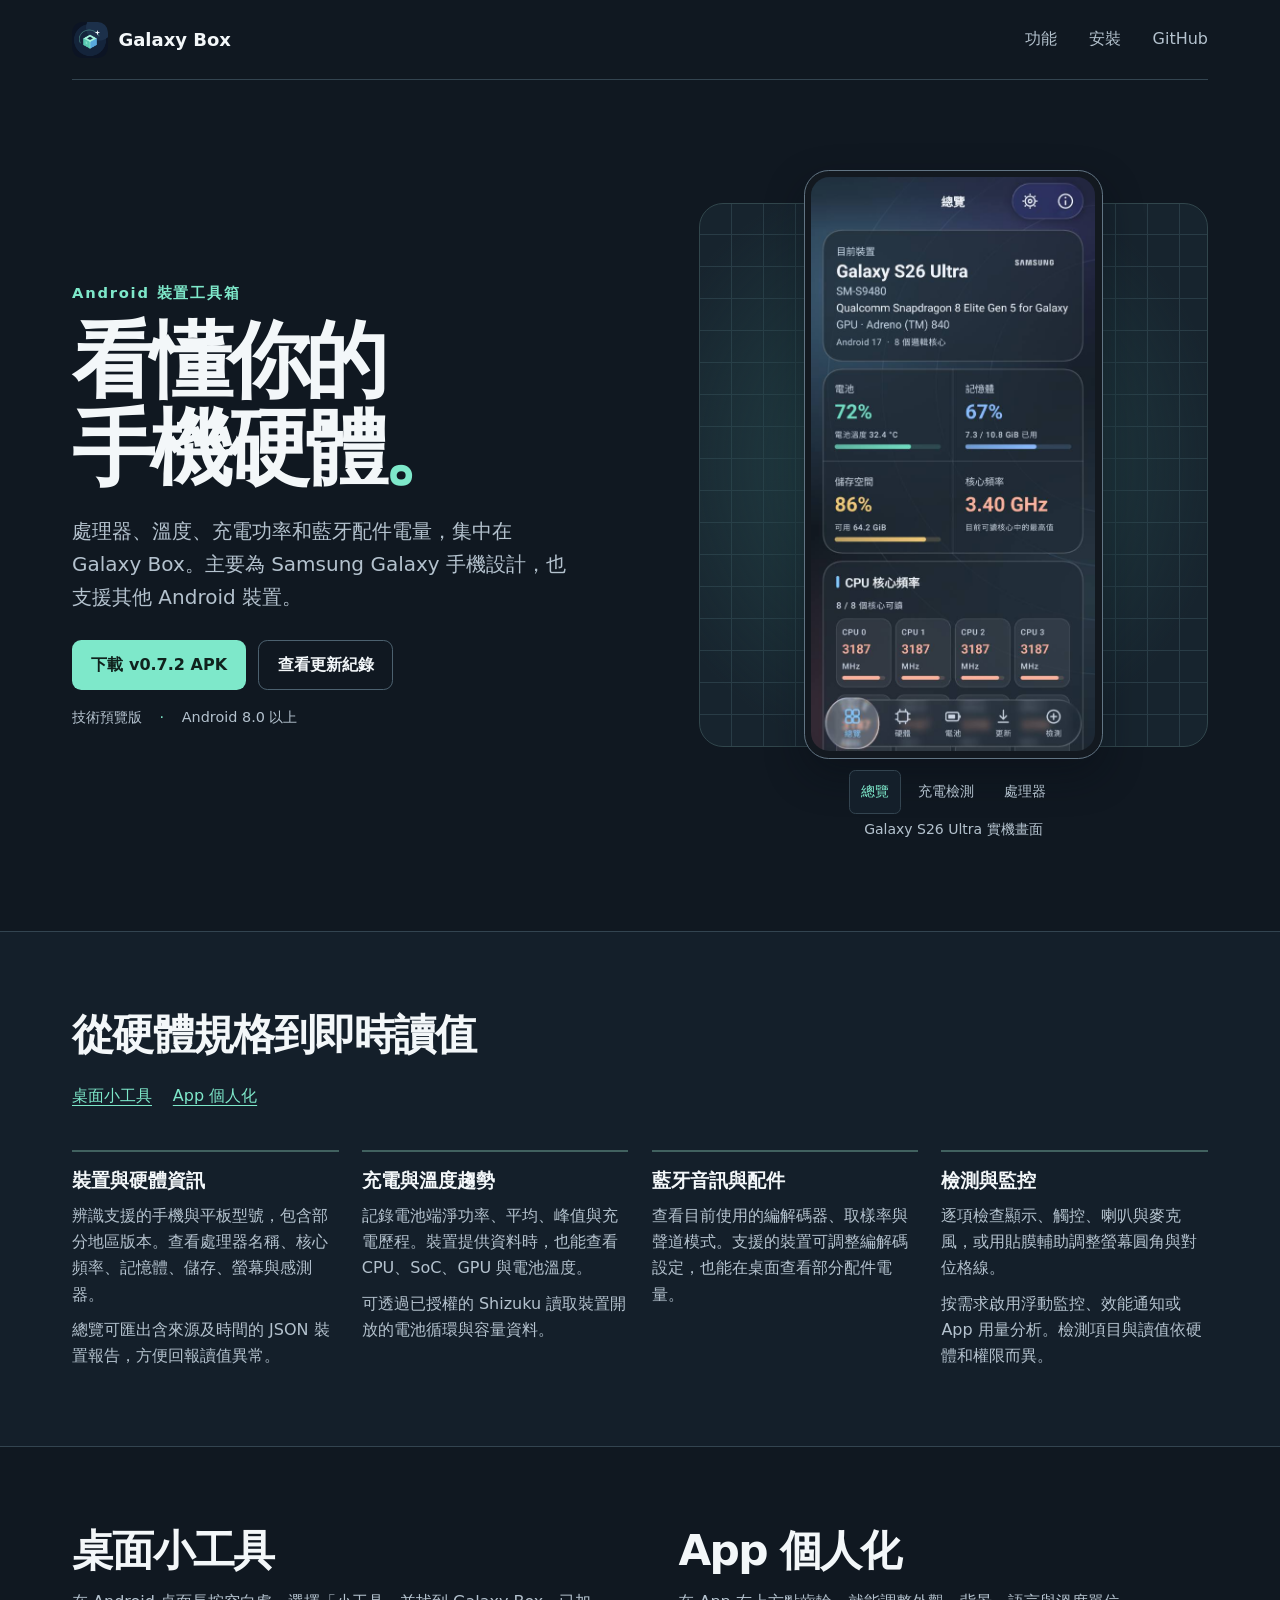
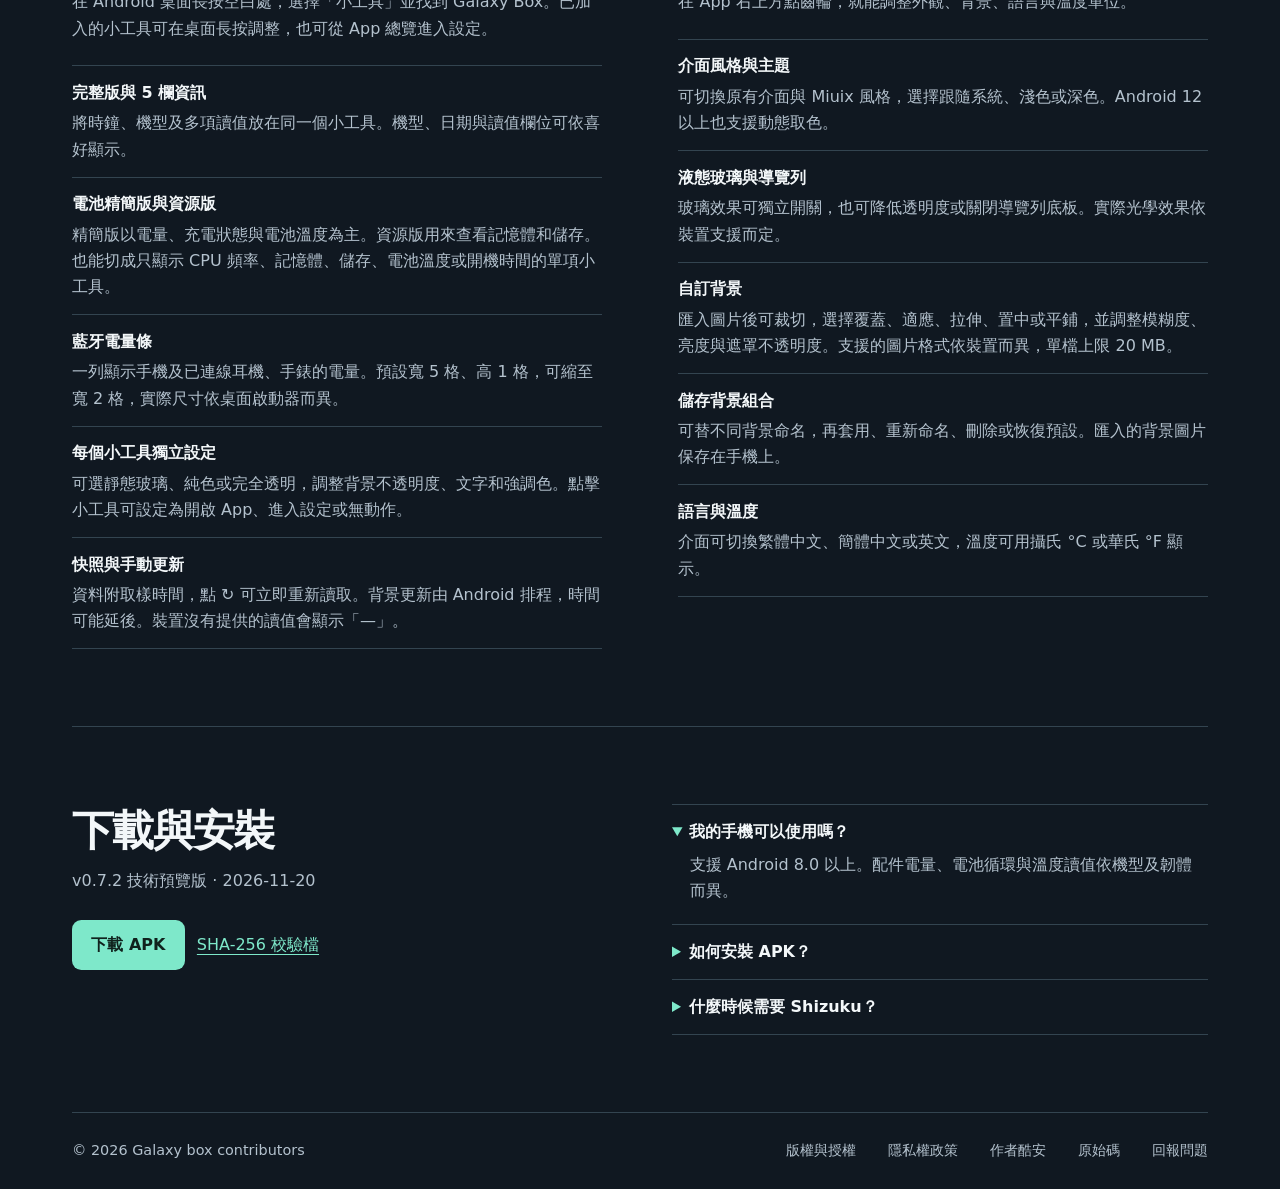
<file: index.html>
<!doctype html>
<html lang="zh-Hant">
<head>
  <meta charset="utf-8">
  <meta name="viewport" content="width=device-width, initial-scale=1">
  <meta name="theme-color" content="#101821">
  <meta name="description" content="Galaxy Box 是以 Samsung Galaxy 為主的 Android 工具箱，提供硬體辨識、充電測試、溫度趨勢與桌面小工具。">
  <meta property="og:title" content="Galaxy Box｜Android 裝置工具箱">
  <meta property="og:description" content="看懂手機的硬體、溫度與充電狀態。">
  <meta property="og:type" content="website">
  <link rel="icon" href="assets/icon.png">
  <link rel="stylesheet" href="style.css?v=features">
  <script src="preview.js?v=device" defer></script>
  <title>Galaxy Box｜Android 裝置工具箱</title>
</head>
<body>
  <a href="#main" class="skip">跳至主要內容</a>
  <header class="shell masthead">
    <a class="brand" href="#top"><img src="assets/icon.png" alt="" width="36" height="36">Galaxy Box</a>
    <nav aria-label="主選單">
      <a href="#features">功能</a>
      <a href="#install">安裝</a>
      <a href="https://github.com/shadow11190/Galaxy-box">GitHub</a>
    </nav>
  </header>
  <main id="main">
    <section class="shell hero" id="top" aria-labelledby="hero-title">
      <div class="intro">
        <p class="eyebrow">Android 裝置工具箱</p>
        <h1 id="hero-title">看懂你的<br>手機硬體<span>。</span></h1>
        <p class="lede">處理器、溫度、充電功率和藍牙配件電量，集中在 Galaxy Box。主要為 Samsung Galaxy 手機設計，也支援其他 Android 裝置。</p>
        <div class="actions">
          <a class="button primary" href="https://github.com/shadow11190/Galaxy-box/releases/download/v0.7.2/Galaxy-box-v0.7.2.apk">下載 v0.7.2 APK</a>
          <a class="button secondary" href="https://github.com/shadow11190/Galaxy-box/releases/tag/v0.7.2">查看更新紀錄</a>
        </div>
        <p class="release"><span>技術預覽版</span><span>Android 8.0 以上</span></p>
      </div>
      <figure class="showcase">
        <div class="phone"><img id="screen" src="assets/overview.png?v=device" width="591" height="1194" alt="Galaxy S26 Ultra 的裝置總覽，顯示電池、記憶體、儲存空間及 CPU 頻率"></div>
        <figcaption>
          <div class="switcher" aria-label="切換介面預覽" hidden>
            <button type="button" aria-pressed="true" data-screen="overview">總覽</button>
            <button type="button" aria-pressed="false" data-screen="charging">充電檢測</button>
            <button type="button" aria-pressed="false" data-screen="hardware">處理器</button>
          </div>
          <span class="caption">Galaxy S26 Ultra 實機畫面</span>
        </figcaption>
      </figure>
    </section>
    <section class="band" id="features" aria-labelledby="features-title">
      <div class="shell features">
        <h2 id="features-title">從硬體規格到即時讀值</h2>
        <nav class="feature-jumps" aria-label="功能章節">
          <a href="#widgets">桌面小工具</a>
          <a href="#customization">App 個人化</a>
        </nav>
        <div class="feature-grid">
          <article><h3>裝置與硬體資訊</h3><p>辨識支援的手機與平板型號，包含部分地區版本。查看處理器名稱、核心頻率、記憶體、儲存、螢幕與感測器。</p><p>總覽可匯出含來源及時間的 JSON 裝置報告，方便回報讀值異常。</p></article>
          <article><h3>充電與溫度趨勢</h3><p>記錄電池端淨功率、平均、峰值與充電歷程。裝置提供資料時，也能查看 CPU、SoC、GPU 與電池溫度。</p><p>可透過已授權的 Shizuku 讀取裝置開放的電池循環與容量資料。</p></article>
          <article><h3>藍牙音訊與配件</h3><p>查看目前使用的編解碼器、取樣率與聲道模式。支援的裝置可調整編解碼設定，也能在桌面查看部分配件電量。</p></article>
          <article><h3>檢測與監控</h3><p>逐項檢查顯示、觸控、喇叭與麥克風，或用貼膜輔助調整螢幕圓角與對位格線。</p><p>按需求啟用浮動監控、效能通知或 App 用量分析。檢測項目與讀值依硬體和權限而異。</p></article>
        </div>
      </div>
    </section>
    <div class="shell feature-details">
      <section id="widgets" aria-labelledby="widgets-title">
        <h2 id="widgets-title">桌面小工具</h2>
        <p class="feature-lede">在 Android 桌面長按空白處，選擇「小工具」並找到 Galaxy Box。已加入的小工具可在桌面長按調整，也可從 App 總覽進入設定。</p>
        <dl class="feature-spec">
          <div><dt>完整版與 5 欄資訊</dt><dd>將時鐘、機型及多項讀值放在同一個小工具。機型、日期與讀值欄位可依喜好顯示。</dd></div>
          <div><dt>電池精簡版與資源版</dt><dd>精簡版以電量、充電狀態與電池溫度為主。資源版用來查看記憶體和儲存。也能切成只顯示 CPU 頻率、記憶體、儲存、電池溫度或開機時間的單項小工具。</dd></div>
          <div><dt>藍牙電量條</dt><dd>一列顯示手機及已連線耳機、手錶的電量。預設寬 5 格、高 1 格，可縮至寬 2 格，實際尺寸依桌面啟動器而異。</dd></div>
          <div><dt>每個小工具獨立設定</dt><dd>可選靜態玻璃、純色或完全透明，調整背景不透明度、文字和強調色。點擊小工具可設定為開啟 App、進入設定或無動作。</dd></div>
          <div><dt>快照與手動更新</dt><dd>資料附取樣時間，點 ↻ 可立即重新讀取。背景更新由 Android 排程，時間可能延後。裝置沒有提供的讀值會顯示「—」。</dd></div>
        </dl>
      </section>
      <section id="customization" aria-labelledby="customization-title">
        <h2 id="customization-title">App 個人化</h2>
        <p class="feature-lede">在 App 右上方點齒輪，就能調整外觀、背景、語言與溫度單位。</p>
        <dl class="feature-spec">
          <div><dt>介面風格與主題</dt><dd>可切換原有介面與 Miuix 風格，選擇跟隨系統、淺色或深色。Android 12 以上也支援動態取色。</dd></div>
          <div><dt>液態玻璃與導覽列</dt><dd>玻璃效果可獨立開關，也可降低透明度或關閉導覽列底板。實際光學效果依裝置支援而定。</dd></div>
          <div><dt>自訂背景</dt><dd>匯入圖片後可裁切，選擇覆蓋、適應、拉伸、置中或平鋪，並調整模糊度、亮度與遮罩不透明度。支援的圖片格式依裝置而異，單檔上限 20 MB。</dd></div>
          <div><dt>儲存背景組合</dt><dd>可替不同背景命名，再套用、重新命名、刪除或恢復預設。匯入的背景圖片保存在手機上。</dd></div>
          <div><dt>語言與溫度</dt><dd>介面可切換繁體中文、簡體中文或英文，溫度可用攝氏 °C 或華氏 °F 顯示。</dd></div>
        </dl>
      </section>
    </div>
    <section class="shell installation" id="install" aria-labelledby="install-title">
      <div>
        <h2 id="install-title">下載與安裝</h2>
        <p class="muted">v0.7.2 技術預覽版 · 2026-11-20</p>
        <div class="actions">
          <a class="button primary" href="https://github.com/shadow11190/Galaxy-box/releases/download/v0.7.2/Galaxy-box-v0.7.2.apk">下載 APK</a>
          <a class="text-link" href="https://github.com/shadow11190/Galaxy-box/releases/download/v0.7.2/Galaxy-box-v0.7.2.sha256.txt">SHA-256 校驗檔</a>
        </div>
      </div>
      <div class="details">
        <details open><summary>我的手機可以使用嗎？</summary><p>支援 Android 8.0 以上。配件電量、電池循環與溫度讀值依機型及韌體而異。</p></details>
        <details><summary>如何安裝 APK？</summary><p>下載後在手機上開啟檔案。若 Android 提示允許安裝，請依系統提示替開啟檔案的 App 授權。</p></details>
        <details><summary>什麼時候需要 Shizuku？</summary><p>一般硬體總覽可直接使用。進階電池健康讀取需要啟動並授權 Shizuku。部分裝置仍可能缺少資料。</p></details>
      </div>
    </section>
  </main>
  <footer class="shell footer">
    <p>© 2026 Galaxy box contributors</p>
    <div><a href="licenses.html">版權與授權</a><a href="privacy.html">隱私權政策</a><a href="https://www.coolapk.com/u/39601996">作者酷安</a><a href="https://github.com/shadow11190/Galaxy-box">原始碼</a><a href="https://github.com/shadow11190/Galaxy-box/issues">回報問題</a></div>
  </footer>
</body>
</html>
</file>
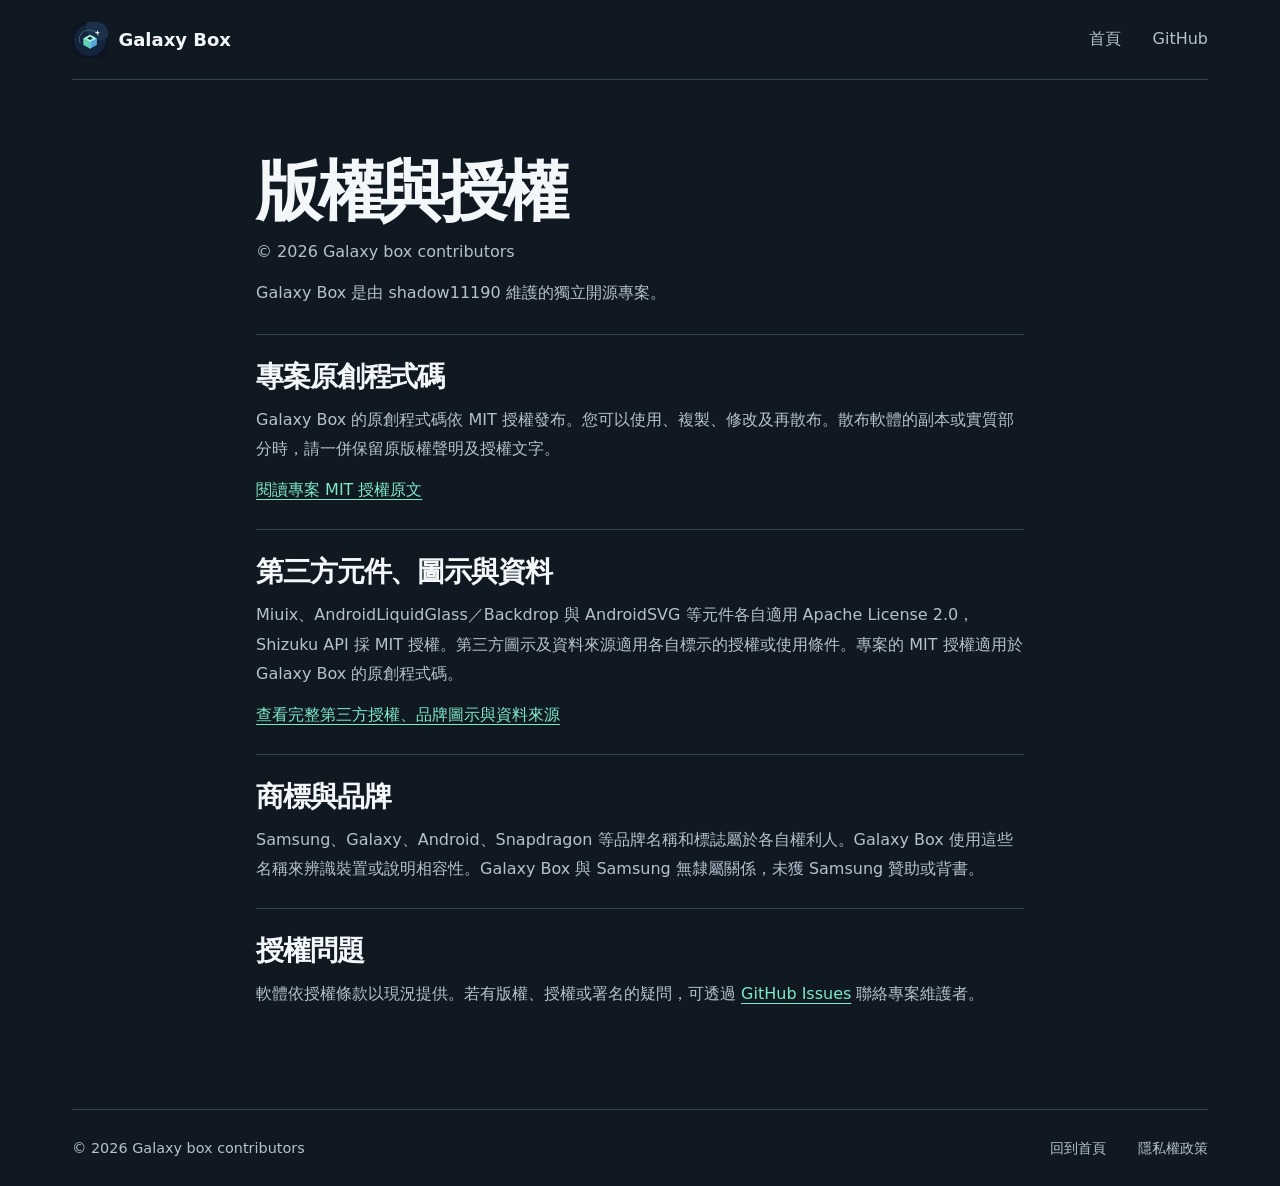
<file: licenses.html>
<!doctype html>
<html lang="zh-Hant">
<head>
  <meta charset="utf-8">
  <meta name="viewport" content="width=device-width, initial-scale=1">
  <meta name="theme-color" content="#101821">
  <meta name="description" content="Galaxy Box 的版權、MIT 授權、第三方元件與商標聲明。">
  <link rel="icon" href="assets/icon.png">
  <link rel="stylesheet" href="style.css">
  <title>版權與授權｜Galaxy Box</title>
</head>
<body>
  <a href="#main" class="skip">跳至主要內容</a>
  <header class="shell masthead">
    <a class="brand" href="./"><img src="assets/icon.png" alt="" width="36" height="36">Galaxy Box</a>
    <nav aria-label="主選單">
      <a href="./">首頁</a>
      <a href="https://github.com/shadow11190/Galaxy-box">GitHub</a>
    </nav>
  </header>
  <main class="shell policy" id="main">
    <div class="policy-heading">
      <h1>版權與授權</h1>
      <p class="muted">© 2026 Galaxy box contributors</p>
      <p>Galaxy Box 是由 shadow11190 維護的獨立開源專案。</p>
    </div>
    <section aria-labelledby="license">
      <h2 id="license">專案原創程式碼</h2>
      <p>Galaxy Box 的原創程式碼依 MIT 授權發布。您可以使用、複製、修改及再散布。散布軟體的副本或實質部分時，請一併保留原版權聲明及授權文字。</p>
      <p><a href="https://github.com/shadow11190/Galaxy-box/blob/main/LICENSE">閱讀專案 MIT 授權原文</a></p>
    </section>
    <section aria-labelledby="third-party">
      <h2 id="third-party">第三方元件、圖示與資料</h2>
      <p>Miuix、AndroidLiquidGlass／Backdrop 與 AndroidSVG 等元件各自適用 Apache License 2.0，Shizuku API 採 MIT 授權。第三方圖示及資料來源適用各自標示的授權或使用條件。專案的 MIT 授權適用於 Galaxy Box 的原創程式碼。</p>
      <p><a href="https://github.com/shadow11190/Galaxy-box/blob/main/THIRD_PARTY_NOTICES.md">查看完整第三方授權、品牌圖示與資料來源</a></p>
    </section>
    <section aria-labelledby="marks">
      <h2 id="marks">商標與品牌</h2>
      <p>Samsung、Galaxy、Android、Snapdragon 等品牌名稱和標誌屬於各自權利人。Galaxy Box 使用這些名稱來辨識裝置或說明相容性。Galaxy Box 與 Samsung 無隸屬關係，未獲 Samsung 贊助或背書。</p>
    </section>
    <section aria-labelledby="contact">
      <h2 id="contact">授權問題</h2>
      <p>軟體依授權條款以現況提供。若有版權、授權或署名的疑問，可透過 <a href="https://github.com/shadow11190/Galaxy-box/issues">GitHub Issues</a> 聯絡專案維護者。</p>
    </section>
  </main>
  <footer class="shell footer">
    <p>© 2026 Galaxy box contributors</p>
    <div><a href="./">回到首頁</a><a href="privacy.html">隱私權政策</a></div>
  </footer>
</body>
</html>
</file>
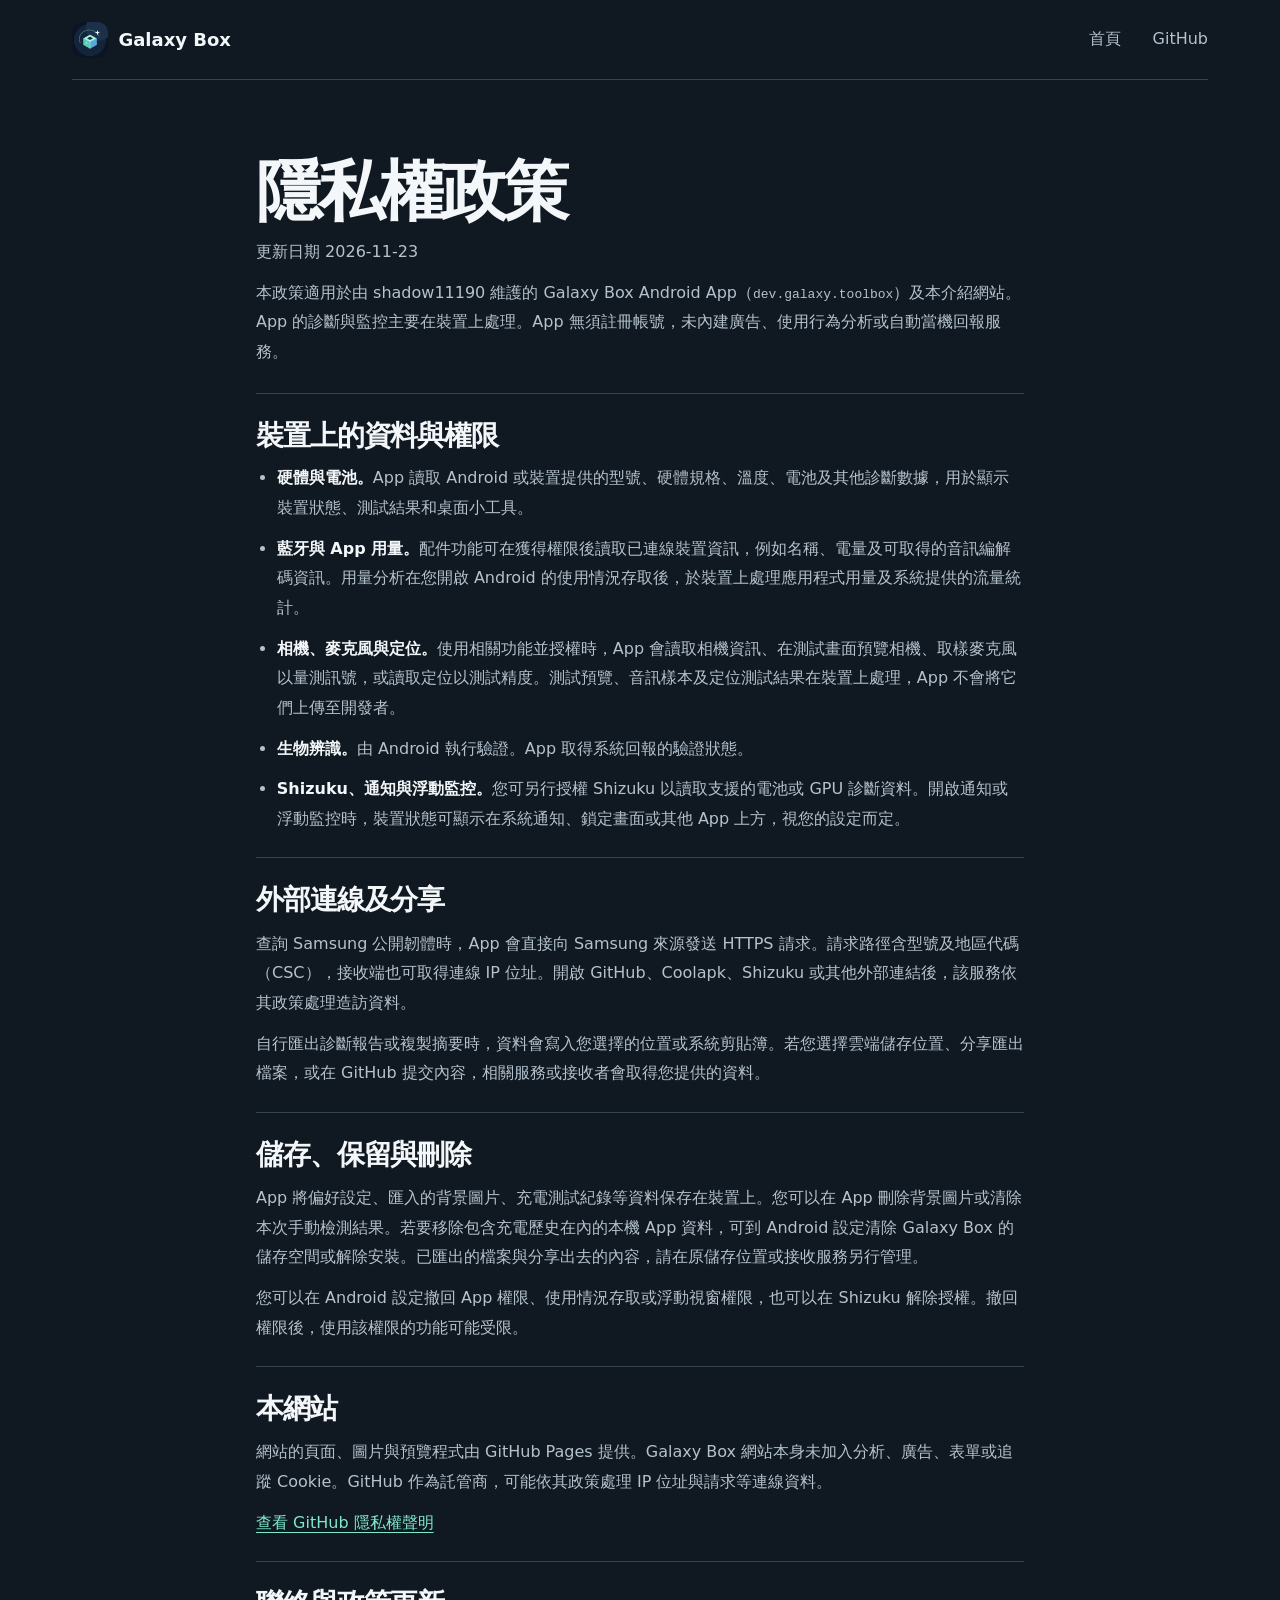
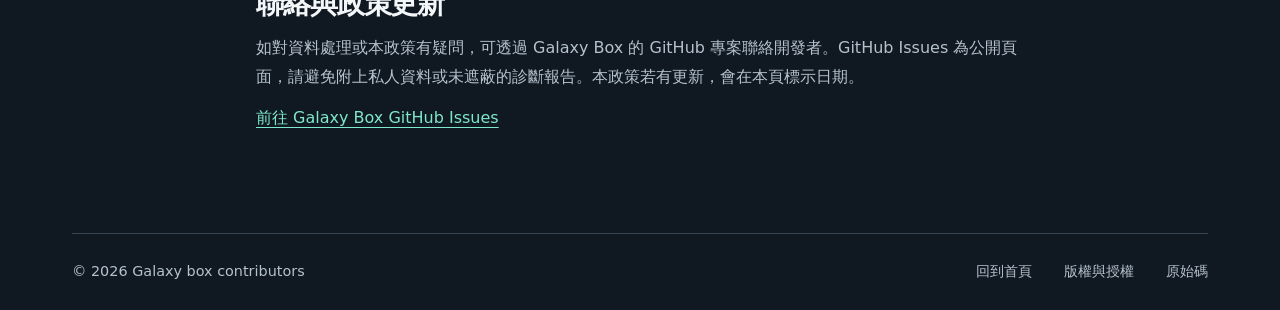
<file: privacy.html>
<!doctype html>
<html lang="zh-Hant">
<head>
  <meta charset="utf-8">
  <meta name="viewport" content="width=device-width, initial-scale=1">
  <meta name="theme-color" content="#101821">
  <meta name="description" content="Galaxy Box Android App 與 GitHub Pages 網站的資料使用、權限、儲存與聯絡方式。">
  <link rel="icon" href="assets/icon.png">
  <link rel="stylesheet" href="style.css">
  <title>隱私權政策｜Galaxy Box</title>
</head>
<body>
  <a href="#main" class="skip">跳至主要內容</a>
  <header class="shell masthead">
    <a class="brand" href="./"><img src="assets/icon.png" alt="" width="36" height="36">Galaxy Box</a>
    <nav aria-label="主選單">
      <a href="./">首頁</a>
      <a href="https://github.com/shadow11190/Galaxy-box">GitHub</a>
    </nav>
  </header>
  <main class="shell policy" id="main">
    <div class="policy-heading">
      <h1>隱私權政策</h1>
      <p class="muted">更新日期 <time datetime="2026-11-23">2026-11-23</time></p>
      <p>本政策適用於由 shadow11190 維護的 Galaxy Box Android App（<code>dev.galaxy.toolbox</code>）及本介紹網站。App 的診斷與監控主要在裝置上處理。App 無須註冊帳號，未內建廣告、使用行為分析或自動當機回報服務。</p>
    </div>
    <section aria-labelledby="local-data">
      <h2 id="local-data">裝置上的資料與權限</h2>
      <ul>
        <li><strong>硬體與電池。</strong>App 讀取 Android 或裝置提供的型號、硬體規格、溫度、電池及其他診斷數據，用於顯示裝置狀態、測試結果和桌面小工具。</li>
        <li><strong>藍牙與 App 用量。</strong>配件功能可在獲得權限後讀取已連線裝置資訊，例如名稱、電量及可取得的音訊編解碼資訊。用量分析在您開啟 Android 的使用情況存取後，於裝置上處理應用程式用量及系統提供的流量統計。</li>
        <li><strong>相機、麥克風與定位。</strong>使用相關功能並授權時，App 會讀取相機資訊、在測試畫面預覽相機、取樣麥克風以量測訊號，或讀取定位以測試精度。測試預覽、音訊樣本及定位測試結果在裝置上處理，App 不會將它們上傳至開發者。</li>
        <li><strong>生物辨識。</strong>由 Android 執行驗證。App 取得系統回報的驗證狀態。</li>
        <li><strong>Shizuku、通知與浮動監控。</strong>您可另行授權 Shizuku 以讀取支援的電池或 GPU 診斷資料。開啟通知或浮動監控時，裝置狀態可顯示在系統通知、鎖定畫面或其他 App 上方，視您的設定而定。</li>
      </ul>
    </section>
    <section aria-labelledby="network">
      <h2 id="network">外部連線及分享</h2>
      <p>查詢 Samsung 公開韌體時，App 會直接向 Samsung 來源發送 HTTPS 請求。請求路徑含型號及地區代碼（CSC），接收端也可取得連線 IP 位址。開啟 GitHub、Coolapk、Shizuku 或其他外部連結後，該服務依其政策處理造訪資料。</p>
      <p>自行匯出診斷報告或複製摘要時，資料會寫入您選擇的位置或系統剪貼簿。若您選擇雲端儲存位置、分享匯出檔案，或在 GitHub 提交內容，相關服務或接收者會取得您提供的資料。</p>
    </section>
    <section aria-labelledby="retention">
      <h2 id="retention">儲存、保留與刪除</h2>
      <p>App 將偏好設定、匯入的背景圖片、充電測試紀錄等資料保存在裝置上。您可以在 App 刪除背景圖片或清除本次手動檢測結果。若要移除包含充電歷史在內的本機 App 資料，可到 Android 設定清除 Galaxy Box 的儲存空間或解除安裝。已匯出的檔案與分享出去的內容，請在原儲存位置或接收服務另行管理。</p>
      <p>您可以在 Android 設定撤回 App 權限、使用情況存取或浮動視窗權限，也可以在 Shizuku 解除授權。撤回權限後，使用該權限的功能可能受限。</p>
    </section>
    <section aria-labelledby="website">
      <h2 id="website">本網站</h2>
      <p>網站的頁面、圖片與預覽程式由 GitHub Pages 提供。Galaxy Box 網站本身未加入分析、廣告、表單或追蹤 Cookie。GitHub 作為託管商，可能依其政策處理 IP 位址與請求等連線資料。</p>
      <p><a href="https://docs.github.com/en/site-policy/privacy-policies/github-general-privacy-statement">查看 GitHub 隱私權聲明</a></p>
    </section>
    <section aria-labelledby="contact">
      <h2 id="contact">聯絡與政策更新</h2>
      <p>如對資料處理或本政策有疑問，可透過 Galaxy Box 的 GitHub 專案聯絡開發者。GitHub Issues 為公開頁面，請避免附上私人資料或未遮蔽的診斷報告。本政策若有更新，會在本頁標示日期。</p>
      <p><a href="https://github.com/shadow11190/Galaxy-box/issues">前往 Galaxy Box GitHub Issues</a></p>
    </section>
  </main>
  <footer class="shell footer">
    <p>© 2026 Galaxy box contributors</p>
    <div><a href="./">回到首頁</a><a href="licenses.html">版權與授權</a><a href="https://github.com/shadow11190/Galaxy-box">原始碼</a></div>
  </footer>
</body>
</html>
</file>
<file: style.css>
:root {
  color-scheme: dark;
  --bg: #101821;
  --panel: #141f2a;
  --ink: #f3f7f9;
  --muted: #b4c2ce;
  --mint: #7ee8ca;
  --line: #334450;
  font-family: system-ui, "Noto Sans TC", "Microsoft JhengHei", sans-serif;
}
* { box-sizing: border-box; }
html { scroll-behavior: smooth; }
body { margin: 0; background: var(--bg); color: var(--ink); line-height: 1.65; }
a { color: inherit; }
button { font: inherit; }
a:focus-visible, button:focus-visible, summary:focus-visible { outline: 2px solid var(--mint); outline-offset: 4px; }
h1, h2, h3, p, figure { margin: 0; }
.shell { width: min(100% - 3rem, 71rem); margin-inline: auto; }
.skip { position: absolute; left: 1rem; top: -5rem; background: var(--mint); color: var(--bg); padding: .75rem; z-index: 3; }
.skip:focus { top: 1rem; }
.masthead { min-height: 5rem; display: flex; align-items: center; justify-content: space-between; border-bottom: 1px solid var(--line); gap: .75rem; }
.brand { display: inline-flex; align-items: center; gap: .65rem; font-weight: 760; font-size: 1.125rem; white-space: nowrap; }
.brand img { border-radius: .65rem; }
.masthead a, .footer a { text-decoration: none; }
.masthead nav, .footer div { display: flex; gap: clamp(.8rem, 3vw, 2rem); }
.footer div { flex-wrap: wrap; row-gap: 0; }
.masthead nav a, .footer a { display: inline-flex; align-items: center; min-height: 44px; color: var(--muted); }
.masthead nav a:hover, .footer a:hover { color: var(--mint); }
.hero { display: grid; grid-template-columns: minmax(0, 1.08fr) minmax(0, 1fr); align-items: center; gap: clamp(2rem, 6vw, 6.5rem); padding-block: clamp(3rem, 7vw, 6.75rem); }
.eyebrow { color: var(--mint); font-size: .92rem; font-weight: 750; letter-spacing: .12em; margin-bottom: .75rem; }
h1 { font-size: clamp(3rem, 6.5vw, 5.8rem); line-height: 1.05; letter-spacing: -.065em; font-weight: 820; }
h1 span { color: var(--mint); }
.lede { font-size: clamp(1.05rem, 1.65vw, 1.25rem); max-width: 32rem; color: var(--muted); margin-top: 1.45rem; }
.actions { display: flex; flex-wrap: wrap; align-items: center; gap: .75rem; margin-top: 1.6rem; }
.button { min-height: 48px; display: inline-flex; align-items: center; justify-content: center; padding: .68rem 1.15rem; border: 1px solid transparent; border-radius: .58rem; text-decoration: none; font-weight: 730; transition: background-color .18s, transform .18s; }
.button:active { transform: scale(.98); }
.primary { background: var(--mint); color: #10221d; }
.primary:hover { background: #99f5dc; }
.secondary { border-color: #4c616f; color: var(--ink); }
.secondary:hover { background: #20313d; }
.release { display: flex; flex-wrap: wrap; gap: .45rem 1.1rem; color: var(--muted); font-size: .9rem; margin-top: 1rem; }
.release span + span::before { content: "·"; margin-right: 1.1rem; color: var(--mint); }
.showcase { display: grid; justify-items: center; isolation: isolate; position: relative; }
.showcase::before { content: ""; position: absolute; z-index: -1; inset: 5% 0 14%; border: 1px solid #31464c; border-radius: 1.5rem; background: radial-gradient(ellipse at 45% 48%, #25474b 0%, transparent 76%), repeating-linear-gradient(0deg, transparent 0 31px, #293c46 31px 32px), repeating-linear-gradient(90deg, #17242e 0 31px, #293c46 31px 32px); }
.phone { width: min(67%, 17.75rem); min-width: 12rem; aspect-ratio: 591 / 1194; box-sizing: content-box; border: 1px solid #627584; border-radius: 1.55rem; background: #131920; padding: .42rem; box-shadow: 0 1rem 2.4rem #080d1466; }
.phone img { display: block; width: 100%; height: 100%; object-fit: cover; border-radius: 1.15rem; }
figcaption { margin-top: .7rem; text-align: center; }
.switcher { display: flex; align-items: center; justify-content: center; gap: .3rem; flex-wrap: wrap; }
.switcher[hidden] { display: none; }
.switcher button { border: 1px solid transparent; min-height: 44px; background: transparent; padding: .3rem .7rem; color: var(--muted); border-radius: .4rem; font-size: .9rem; cursor: pointer; }
.switcher button:hover, .switcher button[aria-pressed="true"] { color: var(--mint); border-color: var(--line); background: var(--panel); }
.caption { display: block; margin-top: .25rem; font-size: .875rem; color: var(--muted); }
.band { background: var(--panel); border-block: 1px solid var(--line); }
.features, .installation { padding-block: clamp(3rem, 6vw, 5.5rem); }
h2 { font-size: clamp(1.85rem, 3.5vw, 2.65rem); line-height: 1.25; letter-spacing: -.04em; }
h3 { font-size: 1.18rem; line-height: 1.35; }
.feature-grid { display: grid; grid-template-columns: repeat(4, minmax(0, 1fr)); gap: 1.45rem; margin-top: 2rem; }
.feature-grid article { border-top: 2px solid #41615f; padding-top: 1rem; }
.feature-grid p, .details p { color: var(--muted); margin-top: .55rem; }
.feature-jumps { display: flex; flex-wrap: wrap; gap: .3rem 1.3rem; margin-top: .8rem; }
.feature-jumps a { display: inline-flex; align-items: center; min-height: 44px; color: var(--mint); text-underline-offset: .25em; }
.feature-details { display: grid; grid-template-columns: repeat(2, minmax(0, 1fr)); gap: clamp(2.25rem, 6vw, 5.5rem); padding-block: clamp(3rem, 6vw, 5rem); border-bottom: 1px solid var(--line); }
.feature-lede { margin-top: .75rem; color: var(--muted); }
.feature-spec { margin: 1.45rem 0 0; border-top: 1px solid var(--line); }
.feature-spec div { padding-block: .85rem; border-bottom: 1px solid var(--line); }
.feature-spec dt { font-weight: 720; }
.feature-spec dd { margin: .25rem 0 0; color: var(--muted); }
.installation { display: grid; grid-template-columns: minmax(0, 1fr) minmax(0, 1fr); gap: clamp(2rem, 5vw, 4rem); }
.muted { color: var(--muted); margin-top: .7rem; }
.text-link { color: var(--mint); display: inline-flex; align-items: center; min-height: 44px; text-underline-offset: .28em; }
.details { border-top: 1px solid var(--line); }
details { border-bottom: 1px solid var(--line); padding: .65rem 0; }
summary { cursor: pointer; font-weight: 680; padding: .22rem 0; }
summary::marker { color: var(--mint); }
.details p { margin: .2rem 0 .55rem 1.1rem; }
.footer { display: flex; justify-content: space-between; align-items: center; gap: .5rem 1.25rem; flex-wrap: wrap; border-top: 1px solid var(--line); padding-block: 1rem; color: var(--muted); font-size: .9rem; }
.policy { max-width: 48rem; padding-block: clamp(3rem, 6vw, 5rem); }
.policy h1 { font-size: clamp(2.6rem, 6vw, 4.1rem); }
.policy h2 { font-size: clamp(1.35rem, 3vw, 1.75rem); }
.policy-heading { padding-bottom: 1.65rem; }
.policy section { border-top: 1px solid var(--line); padding-block: 1.5rem; }
.policy p, .policy li { color: var(--muted); line-height: 1.85; }
.policy-heading p:last-child, .policy section p { margin-top: .7rem; }
.policy ul { margin: .65rem 0 0; padding-inline-start: 1.3rem; }
.policy li + li { margin-top: .7rem; }
.policy strong { color: var(--ink); }
.policy a { color: var(--mint); text-underline-offset: .24rem; }
.policy code { overflow-wrap: anywhere; }
@media (max-width: 55rem) {
  .feature-grid { grid-template-columns: repeat(2, minmax(0, 1fr)); }
}
@media (max-width: 43rem) {
  .hero, .installation, .feature-details { grid-template-columns: minmax(0, 1fr); }
  .hero { padding-top: 3rem; }
  .showcase { max-width: 29rem; width: 100%; margin-inline: auto; }
  .phone { width: min(60%, 15rem); }
}
@media (max-width: 24rem) {
  .shell { width: calc(100% - 2rem); }
  .masthead nav { font-size: .875rem; }
  .brand { gap: .4rem; font-size: 1rem; }
  .brand img { width: 30px; height: 30px; }
  .feature-grid { grid-template-columns: minmax(0, 1fr); }
}
@media (prefers-reduced-motion: reduce) {
  *, *::before, *::after { scroll-behavior: auto !important; transition: none !important; }
}
</file>
